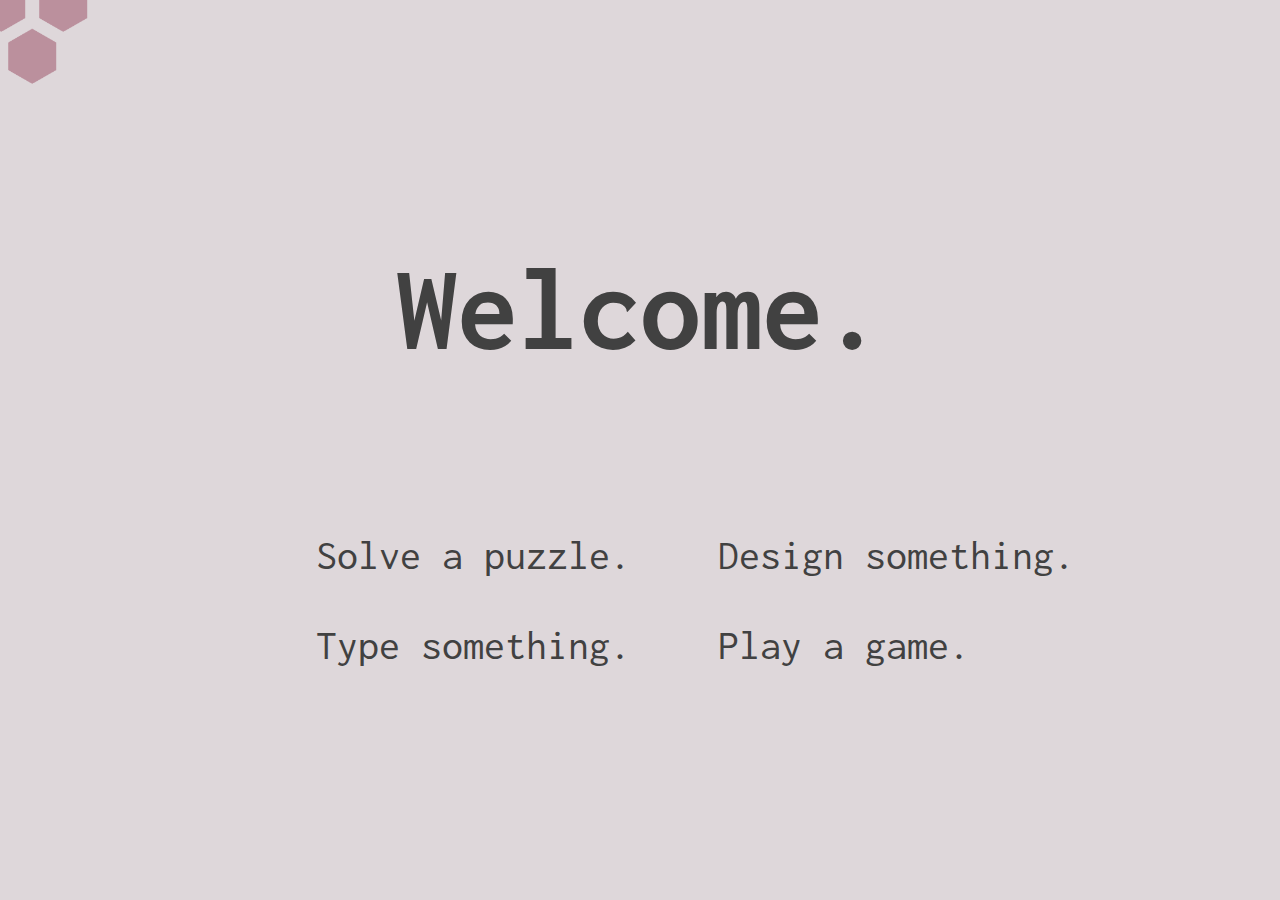
<file: index.html>
<!DOCTYPE html>
<html>
<head>
  <link rel="stylesheet" type="text/css" href="assets/css/homestyle.css">
  <link href="https://fonts.googleapis.com/css?family=Inconsolata" rel="stylesheet">
  <script src="https://ajax.googleapis.com/ajax/libs/jquery/3.3.1/jquery.min.js"></script>
  <script src="assets/js/homescript.js"></script>
</head>
<body>
<div class="text">
  <h1 id="title">Welcome.</h1>
</div>
<div class="text" id="choices">
  <a id="start" href="first.html">Solve a puzzle.</a>
  <a id="typingtest" href="typingtest.html">Type something.</a>
</div>
<div class="text" id="about">
  <a id="sandbox" href="sandbox.html">Design something.</a>
  <a id="canvas-link" href="canvas.html">Play a game.</a>
</div>

<div id="content">
  <div class="row" id="row1">
    <!-- adds number of hexagons to the first row -->
    <script type="text/javascript">
      var hexagon = 24
    	addHex = function (i) {
        let addedHex = '<div class="hexagon ' + String(i)
        addedHex += '"><img src="assets/img/hexagonpurple.png"></div>'
        $('#row1').append(addedHex)

      }
    	for (hexagon; hexagon; hexagon--) {
    		addHex(hexagon);
    	}
    </script>
  </div>
  <!-- copies first row i number of times, with id=rowi
        also moves every second row over to keep rows properly aligned-->
  <script type="text/javascript">
    function copyRow(i) {
        $("#row1").clone().prop({ id: "row" + String(i)}).appendTo("#content");
        if (i % 2 == 0) {
          $("#row" + String(i)).css({"position": "relative", "left": "31px"});
        }
    }
    for (i = 2; i < 18; i++) {
      copyRow(i);
    }
  </script>

</div>
</body>
</html>
</file>
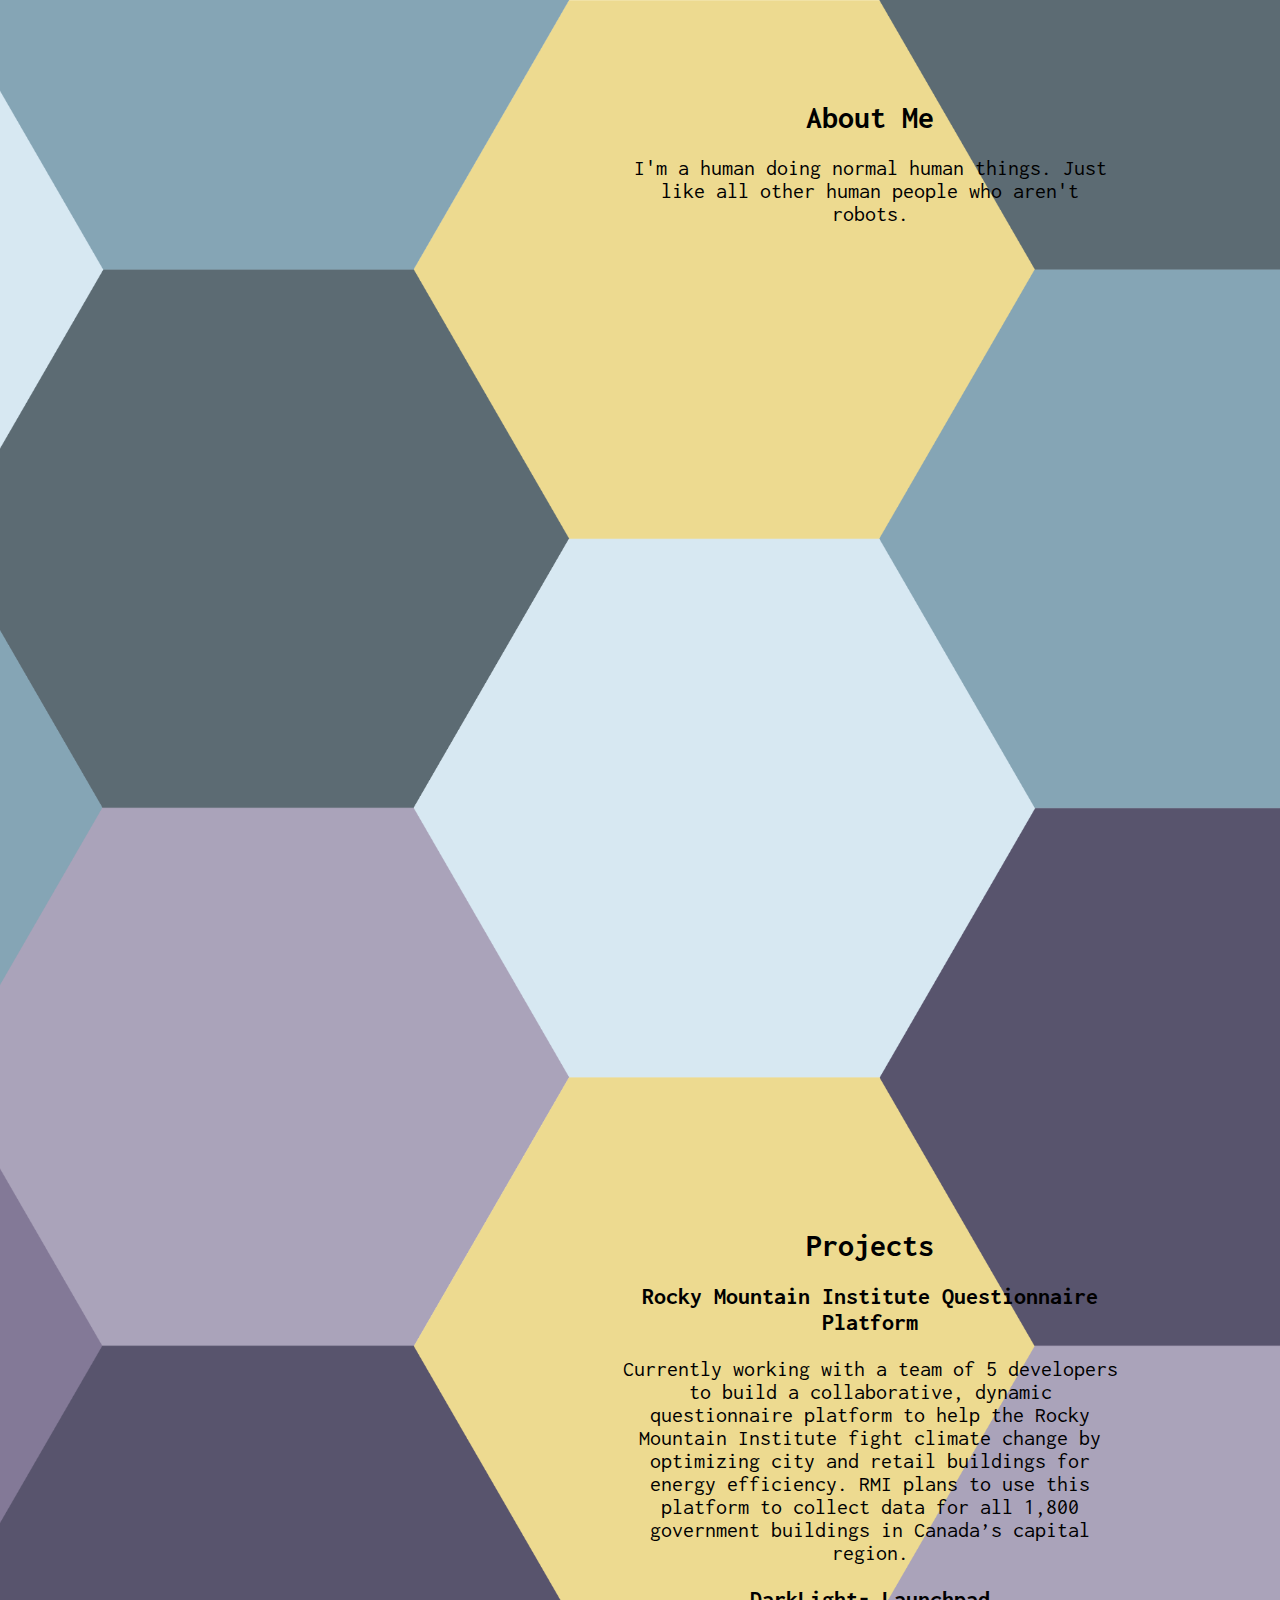
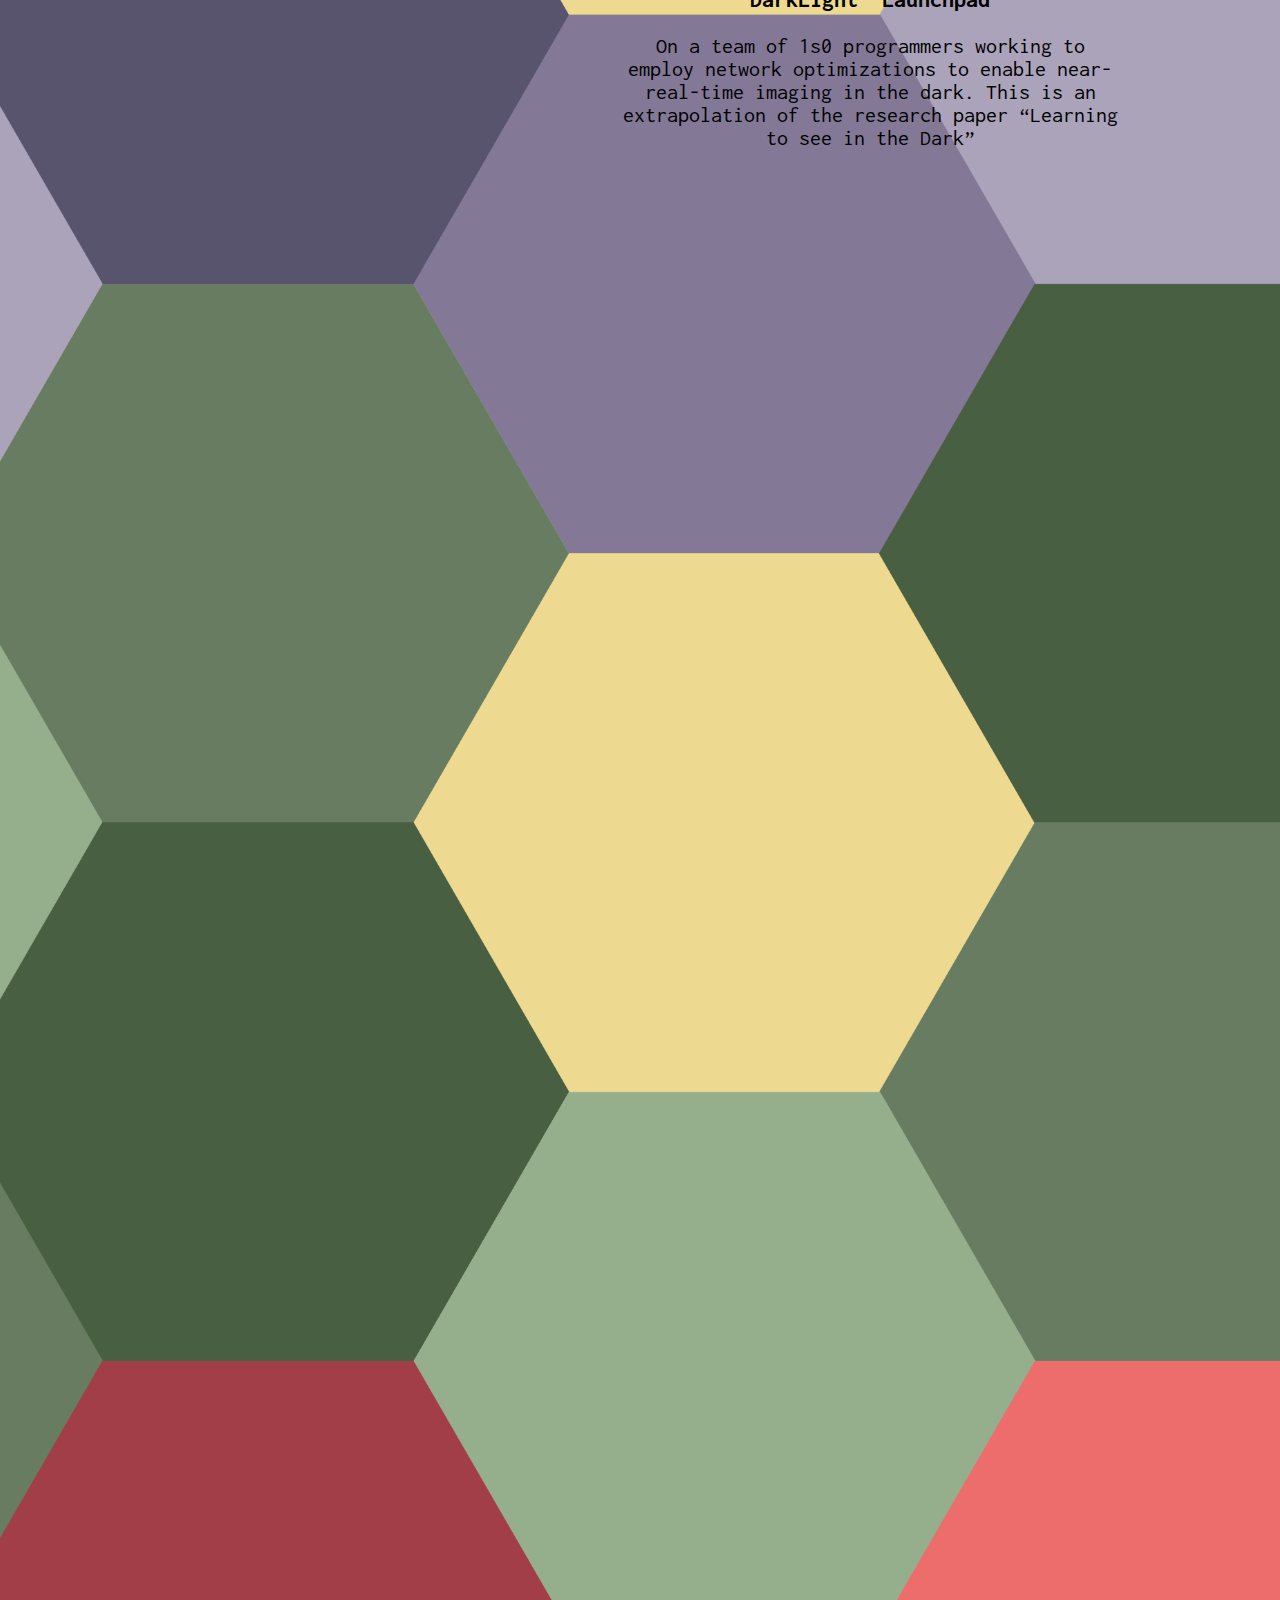
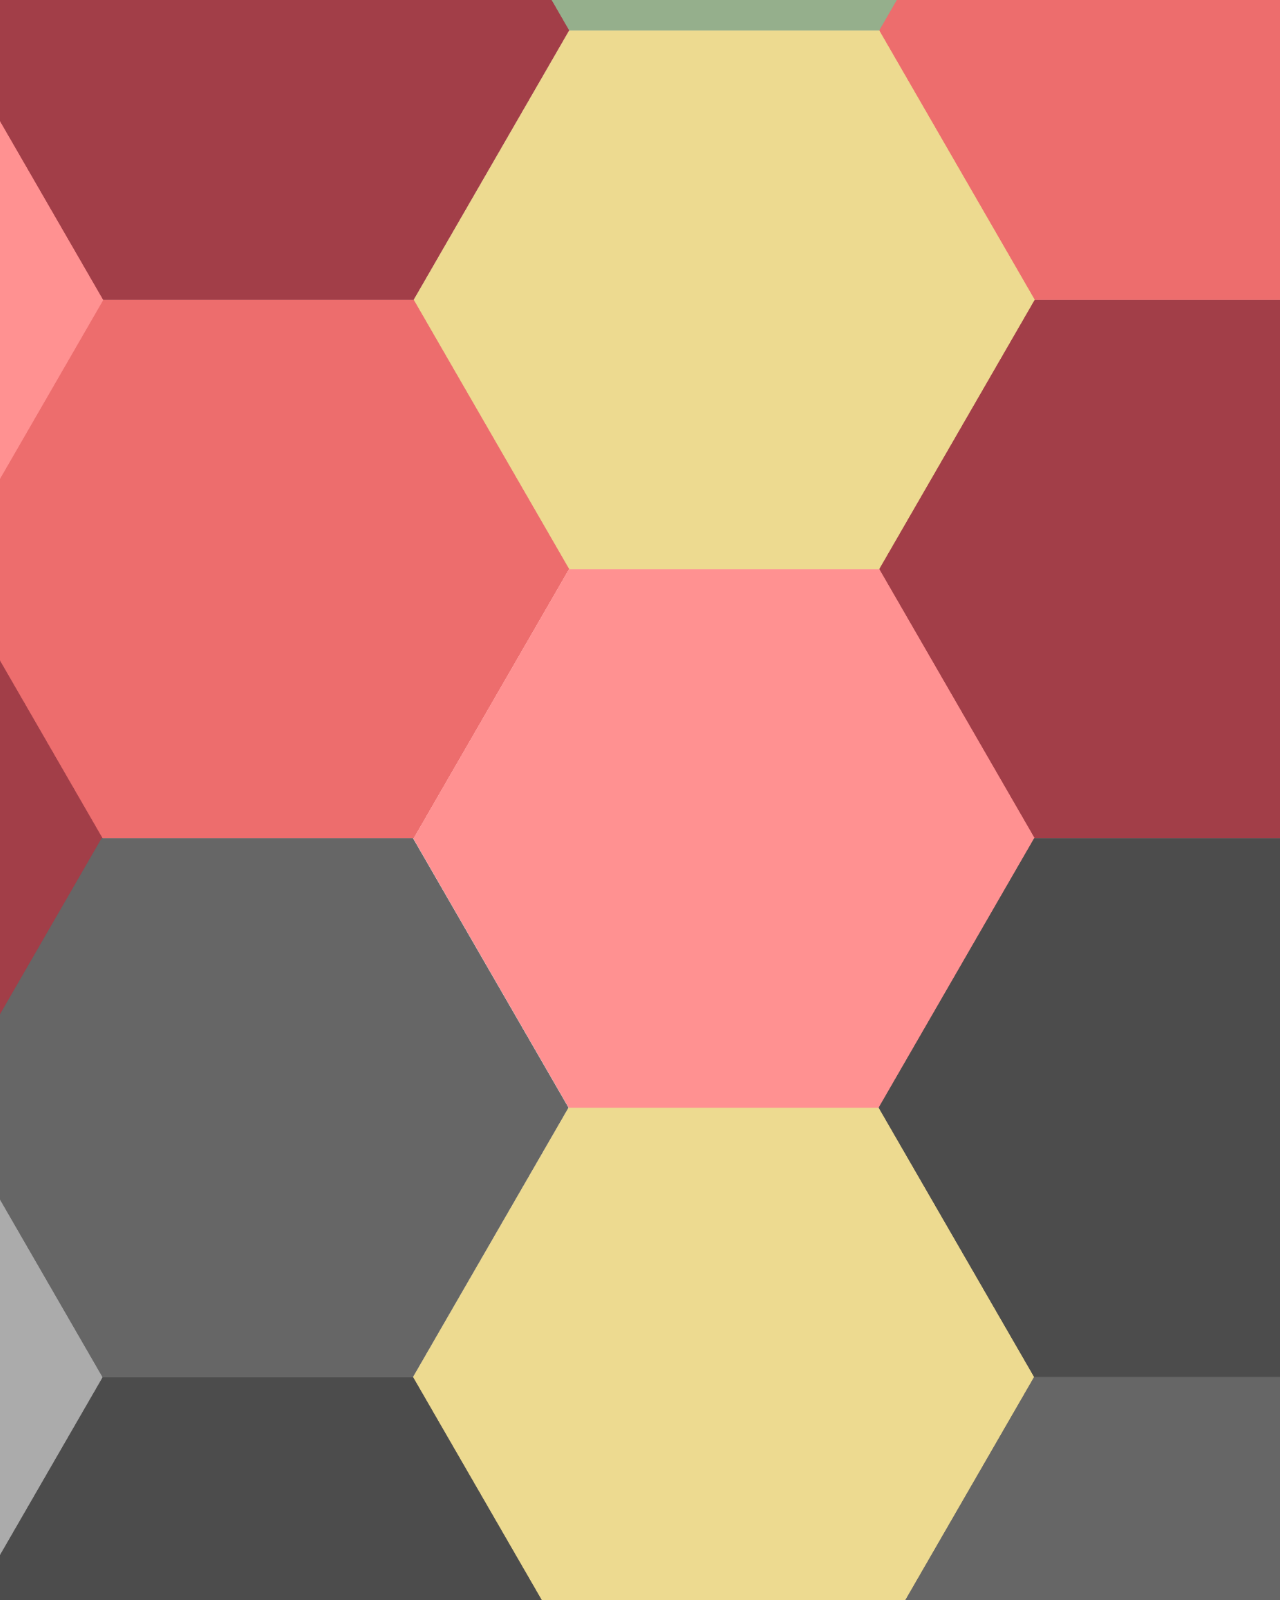
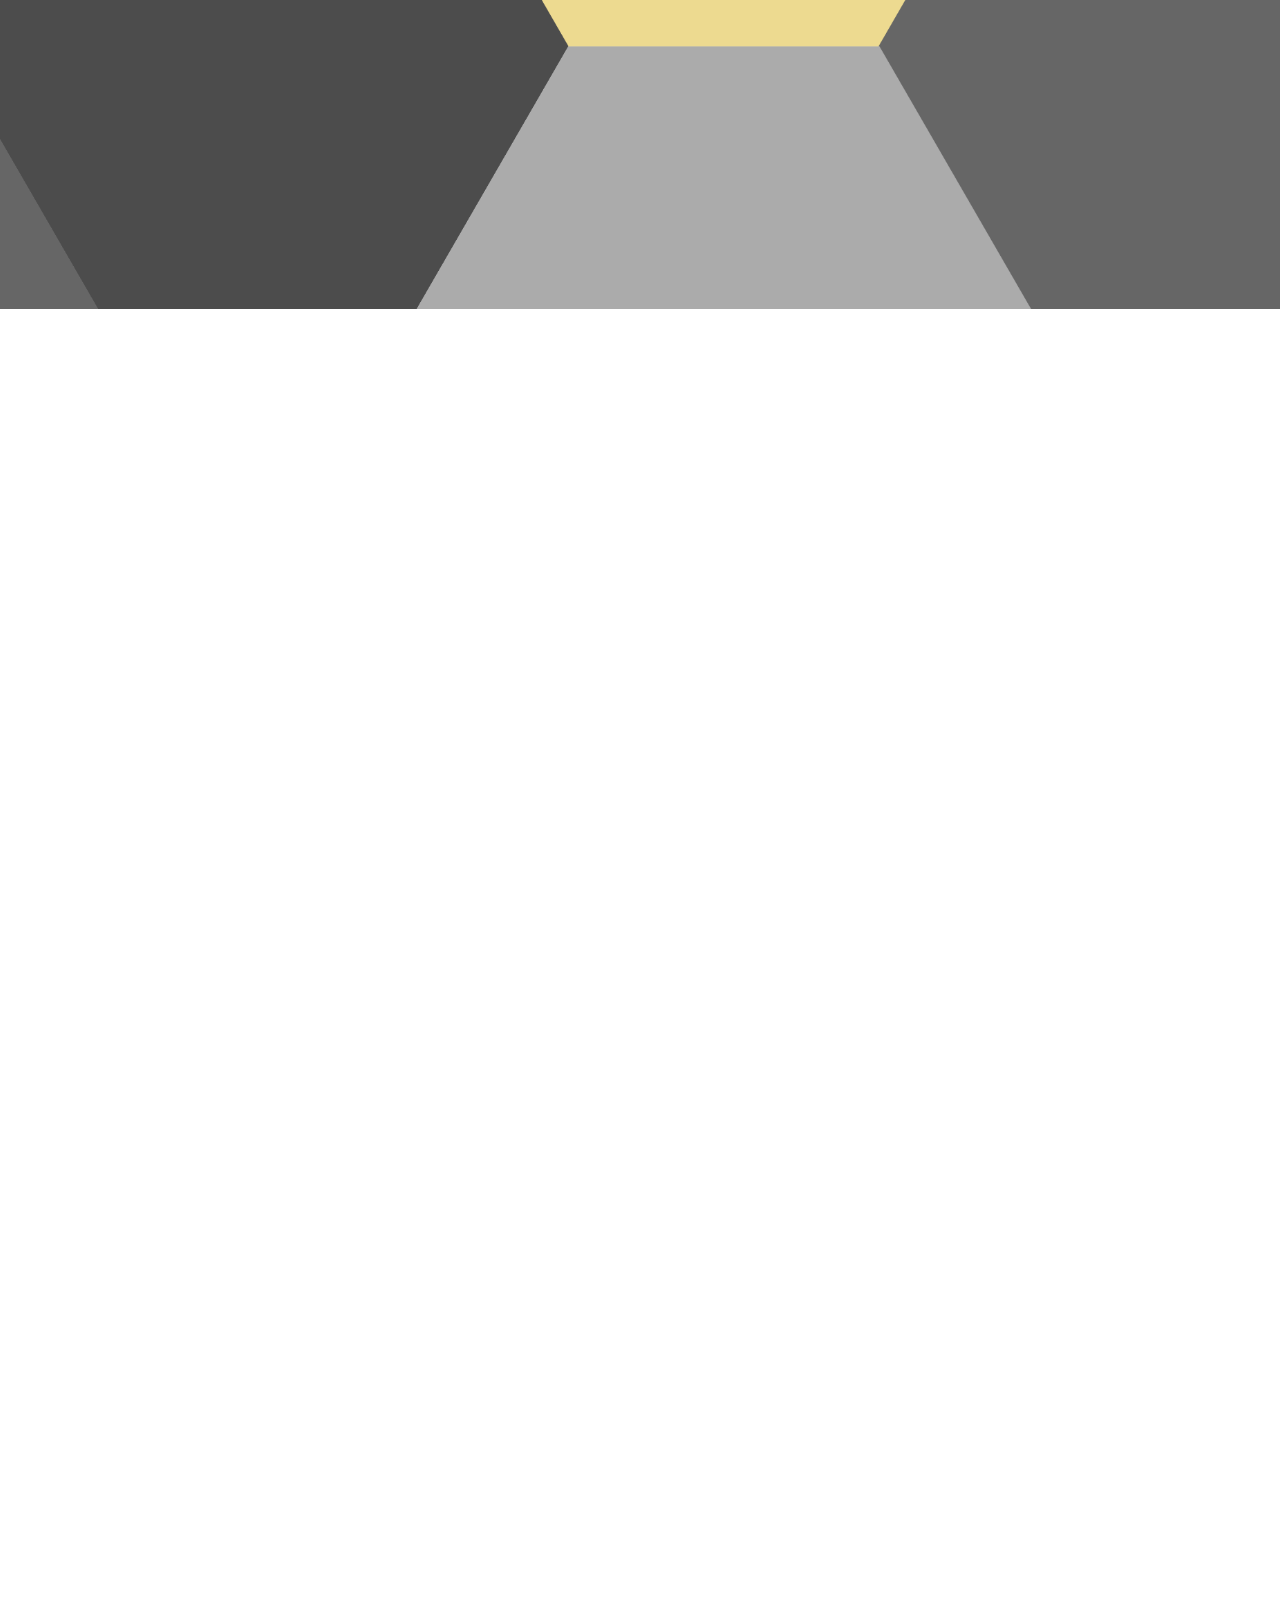
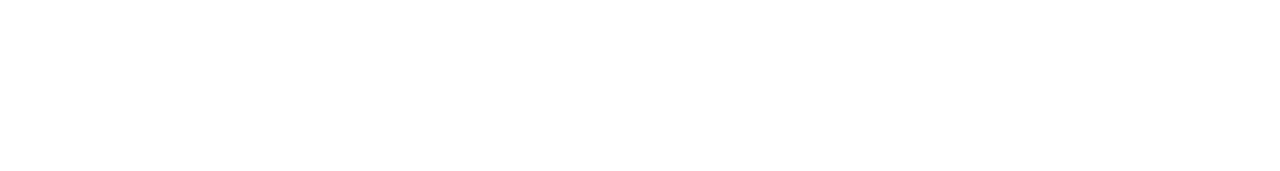
<file: about.html>
<!DOCTYPE html>
<html>
<head>
  <link rel="stylesheet" type="text/css" href="assets/css/aboutstyle.css">
  <link href="https://fonts.googleapis.com/css?family=Inconsolata" rel="stylesheet">
  <script src="https://ajax.googleapis.com/ajax/libs/jquery/3.3.1/jquery.min.js"></script>
  <!-- <script src="assets/js/homescript.js"></script> -->
</head>
<body>
<div id="wrapper">
    <div id="yellow-hexes">
        <div id="about-block">
            <h1>About Me</h1>
            <p>I'm a human doing normal human things. Just like all other human people who aren't robots.</p>
        </div>
        <div class="yellow-hex 1">
            <h1>Projects</h1>
            <div>
                <h2>Rocky Mountain Institute Questionnaire Platform</h2>
                <p>Currently working with a team of 5 developers to build a collaborative, dynamic questionnaire platform to help the Rocky Mountain Institute fight climate change by optimizing city and retail buildings for energy efficiency. RMI plans to use this platform to collect data for all ​1,800 government buildings​ in Canada’s capital region.</p>
                <h2>DarkLight- Launchpad</h2>
                <p>On a team of 1s0 programmers working to employ network optimizations to enable near-real-time imaging in the dark. This is an extrapolation of the research paper “Learning to see in the Dark”</p>
            </div>
        </div>
        <div class="yellow-hex 2">
            
        </div>
        <div class="yellow-hex 3">
            
        </div>
        <div class="yellow-hex 4">
            
        </div>
    </div>
    
</div>
<img id="background" src="assets/imgs/fast-background.png">
</body>
</html>
</file>
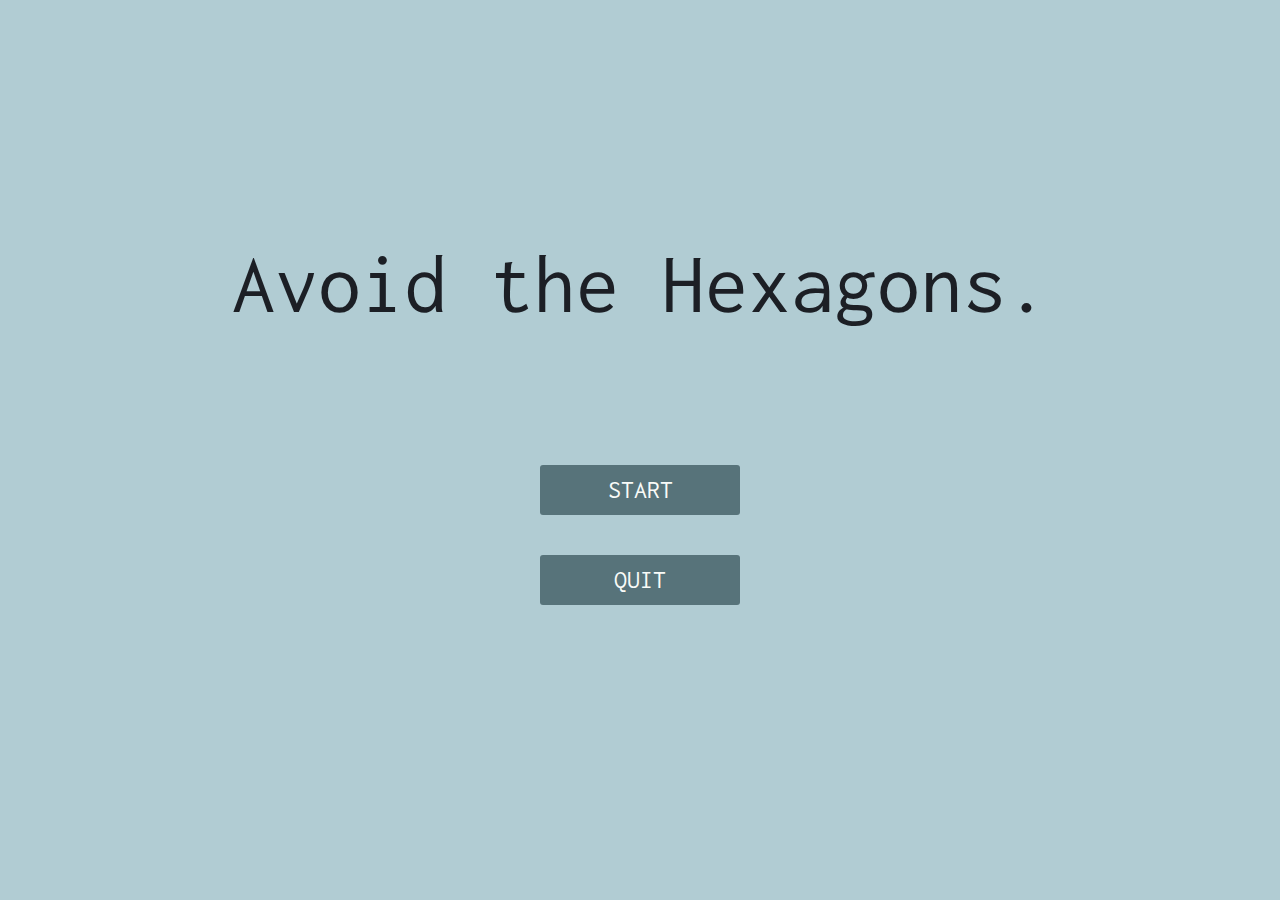
<file: canvas.html>
<!DOCTYPE html>
<html>
<head>
  <link rel="stylesheet" type="text/css" href="assets/css/canvasstyle.css">
  <link href="https://fonts.googleapis.com/css?family=Inconsolata" rel="stylesheet">
  <script src="https://ajax.googleapis.com/ajax/libs/jquery/3.3.1/jquery.min.js"></script>
</head>
<body>
    <canvas id="canvas" width="1000" height="1000">
    </canvas>
    <script src="assets/js/canvasscript.js"></script>
    <div id="startScreen">
      <h1>Avoid the Hexagons.</h1>
      <div class="buttons">
        <div class="startGame" id="firstStart">START</div>
        <a class="quitLink" href="index.html"><div class="quit">QUIT</div></a>
      </div>
    </div>
    <div id="restartScreen">
        <h1>Game Over.</h1>
        <h2 id="currScore">Current Score: </h2>
        <h2 id="highScore">High Score: </h2>
        <div class="buttons">
          <div class="startGame" id="restart">RESTART</div>
          <a class="quitLink" href="index.html"><div class="quit">QUIT</div></a>
        </div>
      </div>
</body>
</html>
</file>
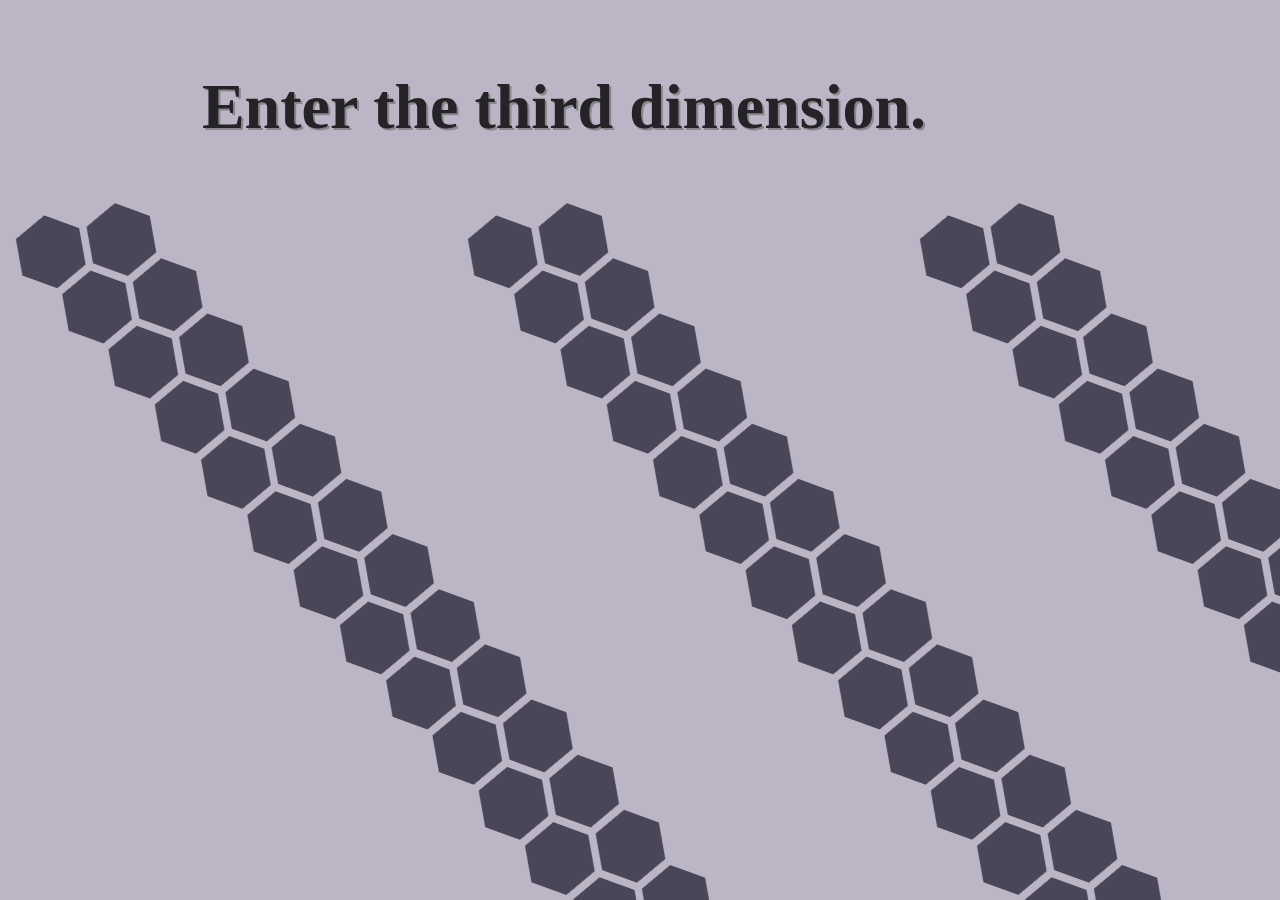
<file: fifth.html>
<!DOCTYPE html>
<html>
<head>
  <link rel="stylesheet" type="text/css" href="assets/css/fifthstyle.css">
  <script src="https://ajax.googleapis.com/ajax/libs/jquery/3.3.1/jquery.min.js"></script>
  <script src="assets/js/fifthscript.js"></script>
</head>
<body>
  <div id="wrapper">
  <div id="content">
    <div class="rows" id="row1">
      <div id="odd">
      <script type="text/javascript">
        //rows in this page consists of a top and bottom thing of hexagons so that they always stay realigned
        var hexagon = 14
      	addHex = function () {$('#odd').append('<div class="hexagon"><img src="assets/img/hexagonrealpurple.png"></div>')}
      	for (hexagon; hexagon; hexagon--) {
      		addHex();
      	}
        //adds the bottom part of the first row
        $("#odd").clone().prop({ id: "even"}).appendTo("#row1");
        $("#even").css({"position": "relative", "top": "36px", "left": "-20px"});

      </script>
      </div>
    </div>
    <script type="text/javascript">
    function copyRow(i) {
        $("#row1").clone().prop({id: "row" + String(i) }).appendTo("#content");

    }
    for (i = 2; i < 4; i++) {
      copyRow(i);
    }

    </script>
  </div>
</div>
  <h1 id="title">Enter the third dimension.</h1>
</div>
</body>
</html>
</file>
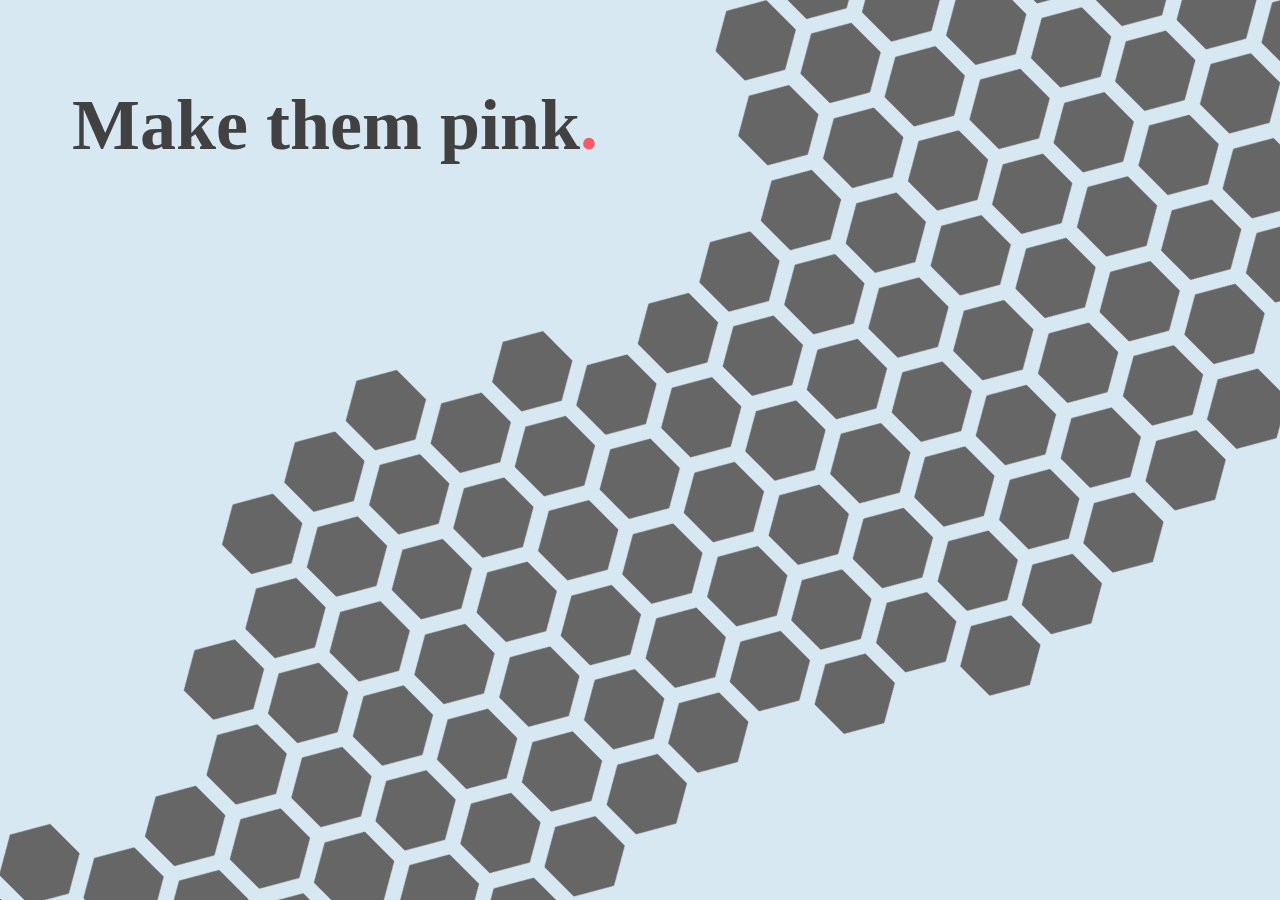
<file: first.html>
<!DOCTYPE html>
<html>
<head>
  <link rel="stylesheet" type="text/css" href="assets/css/firststyle.css">
  <script src="https://ajax.googleapis.com/ajax/libs/jquery/3.3.1/jquery.min.js"></script>
  <script src="assets/js/firstscript.js"></script>
</head>
<body>
<div id="wrapper">
<h1 id="title">Make them pink<span class="pink">.<span></h1>
<div id="content">
  <div class="copy" id="row1">
    <div class="hexagon">
      <img src="assets/img/hexagon.png">
    </div>
    <script type="text/javascript">
      var hexagon = 23
    	addHex = function () {$('.copy').append('<div class="hexagon"><img src="assets/img/hexagon.png"></div>')}
    	for (hexagon; hexagon; hexagon--) {
    		addHex();
    	}
    </script>
  </div>
  <script type="text/javascript">
    function copyRow(i) {
        $("#row1").clone().prop({ id: "row" + String(i)}).appendTo("#content");
        if (i % 2 == 0) {
          $("#row" + String(i)).css({"position": "relative", "left": "44px"});
        }
    }
    for (i = 2; i < 10; i++) {
      copyRow(i);
    }
  </script>

</div>
</div>
</body>
</html>
</file>
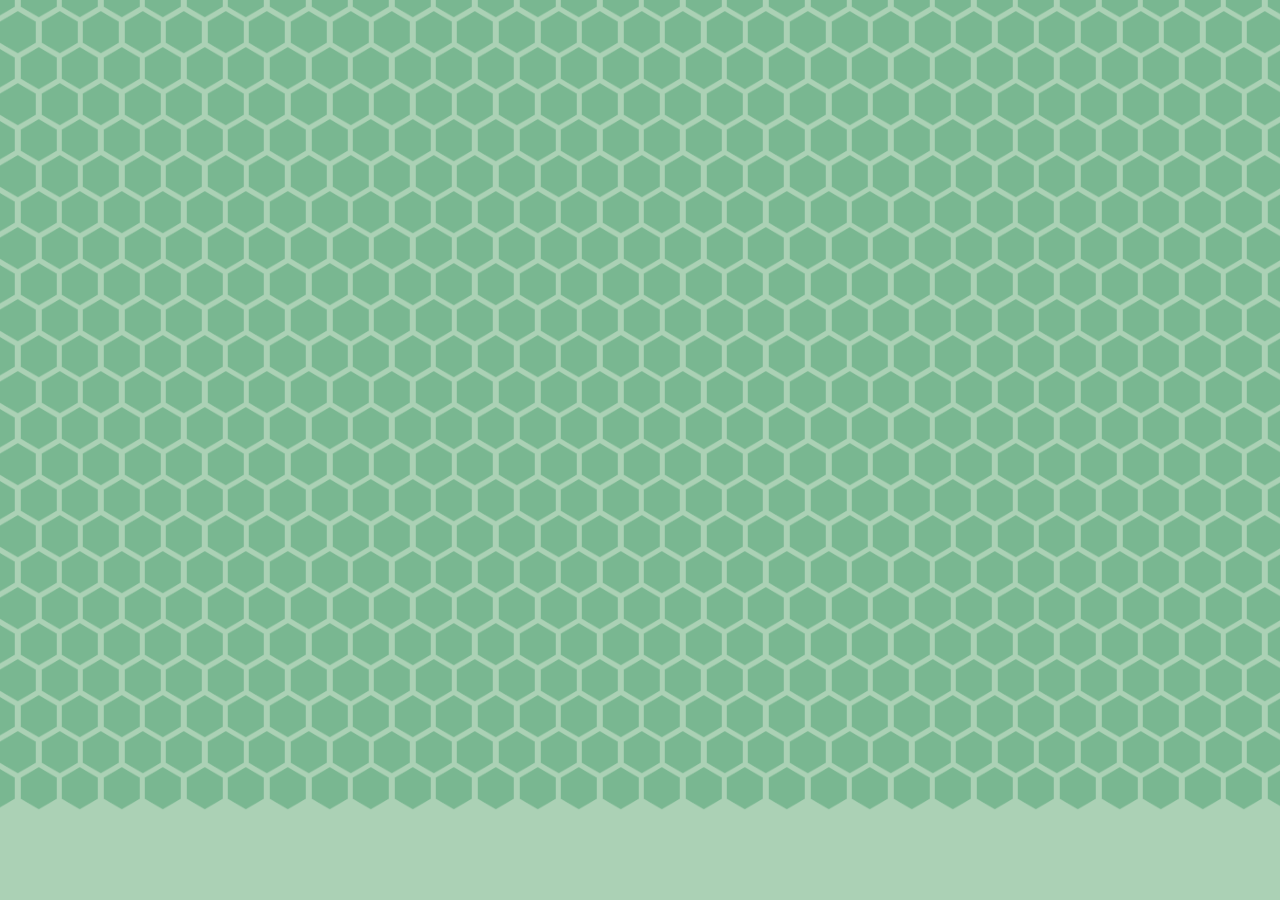
<file: fourth.html>
<!DOCTYPE html>
<html>
<head>
  <link rel="stylesheet" type="text/css" href="assets/css/fourthstyle.css">
  <script src="https://ajax.googleapis.com/ajax/libs/jquery/3.3.1/jquery.min.js"></script>
  <script src="assets/js/fourthscript.js"></script>
</head>
<body>
<a href="fifth.html" id="title">Next.</a>
<div id="content">
  <div class="row" id="row1">
    <!-- adds number of hexagons to the first row -->
    <script type="text/javascript">
      var hexagon = 36
    	addHex = function (i) {
        let addedHex = '<div class="hexagon ' + String(i)
        addedHex += '"><img src="assets/img/hexagondarknicegreen.png"></div>'
        $('#row1').append(addedHex)

      }
    	for (hexagon; hexagon; hexagon--) {
    		addHex(hexagon);
    	}
    </script>
  </div>
  <!-- copies first row i number of times, with id=rowi
        also moves every second row over to keep rows properly aligned-->
  <script type="text/javascript">
    function copyRow(i) {
        $("#row1").clone().prop({ id: "row" + String(i)}).appendTo("#content");
        if (i % 2 == 0) {
          $("#row" + String(i)).css({"position": "relative", "left": "21px"});
        }
    }
    for (i = 2; i < 24; i++) {
      copyRow(i);
    }
  </script>

</div>
</body>
</html>
</file>
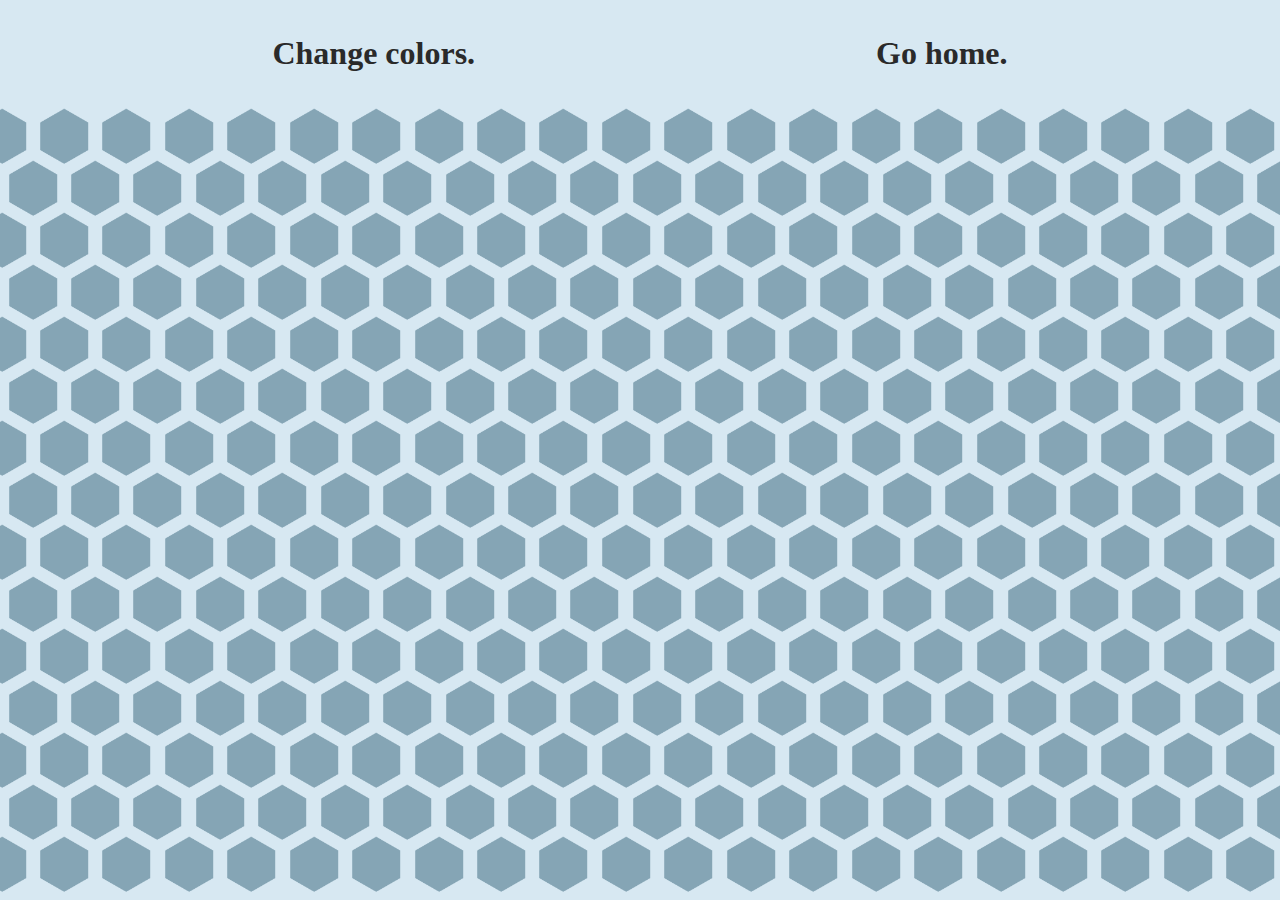
<file: sandbox.html>
<!DOCTYPE html>
<html>
<head>
  <link rel="stylesheet" type="text/css" href="assets/css/sandboxstyle.css">
  <script src="https://ajax.googleapis.com/ajax/libs/jquery/3.3.1/jquery.min.js"></script>
  <script src="assets/js/sandboxscript.js"></script>
</head>
<body>
<div id="topbar">
  <h1 id="colorchoice">Change colors.</h1>
  <h1><a id="home" href="index.html">Go home.</a></h1>
</div>
<div id="content">
  <div class="row" id="row1">
  </div>
</div>
</body>
</html>
</file>
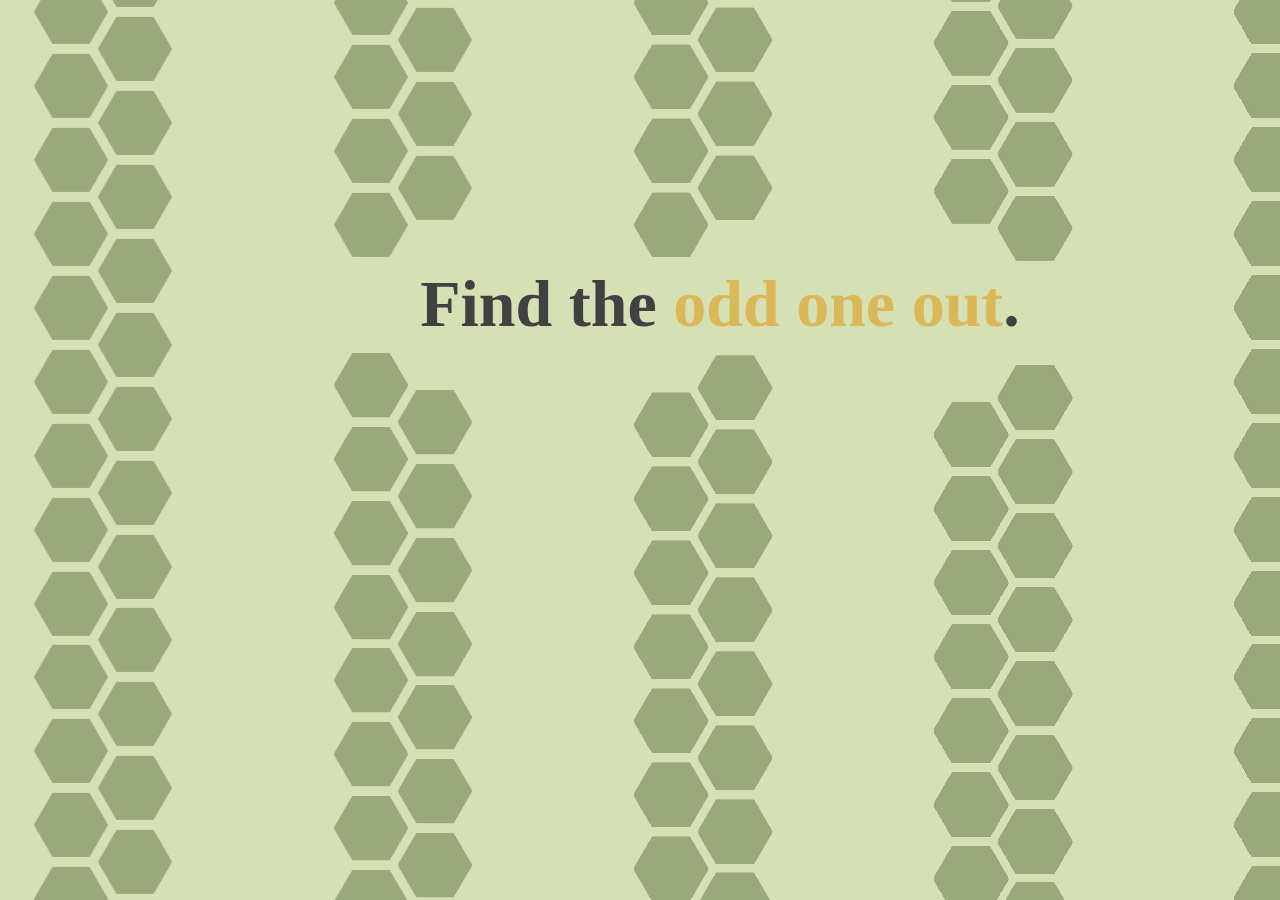
<file: second.html>
<!DOCTYPE html>
<html>
<head>
  <link rel="stylesheet" type="text/css" href="assets/css/secondstyle.css">
  <script src="https://ajax.googleapis.com/ajax/libs/jquery/3.3.1/jquery.min.js"></script>
  <script src="assets/js/secondscript.js"></script>
</head>
<body>

<div id="wrapper">
<div id="content">
  <div class="copy" id="original">
    <div id="row1">
    <script type="text/javascript">
      var hexagon = 24
    	addHex = function () {$('#row1').append('<div class="hexagon"><img src="assets/img/hexagonolive.png"></div>')}
    	for (hexagon; hexagon; hexagon--) {
    		addHex();
    	}
    </script>
    </div>
  </div>
  <script type="text/javascript">
    function copyRow(i) {
      $("#row1").clone().prop({ id: "row" + String(2) }).appendTo(".copy");
      $("#row" + String(2)).css({"position": "relative", "left": "37px"});
    }
    copyRow(2)
  </script>
  <h1 id="title">Find the <span>odd one out</span>.</h1>
  <script type="text/javascript">
  function copyRow(i) {
      $(".copy").clone().prop({id: "copied" + String(i) }).appendTo("#content");
      if (i % 2 == 0) {
        $("#row" + String(i)).css({"position": "relative", "left": "39px"});
      }

  }
  for (i = 3; i < 10; i++) {
    copyRow(i);
  }

  </script>
</div>
</div>

</body>
</html>
</file>
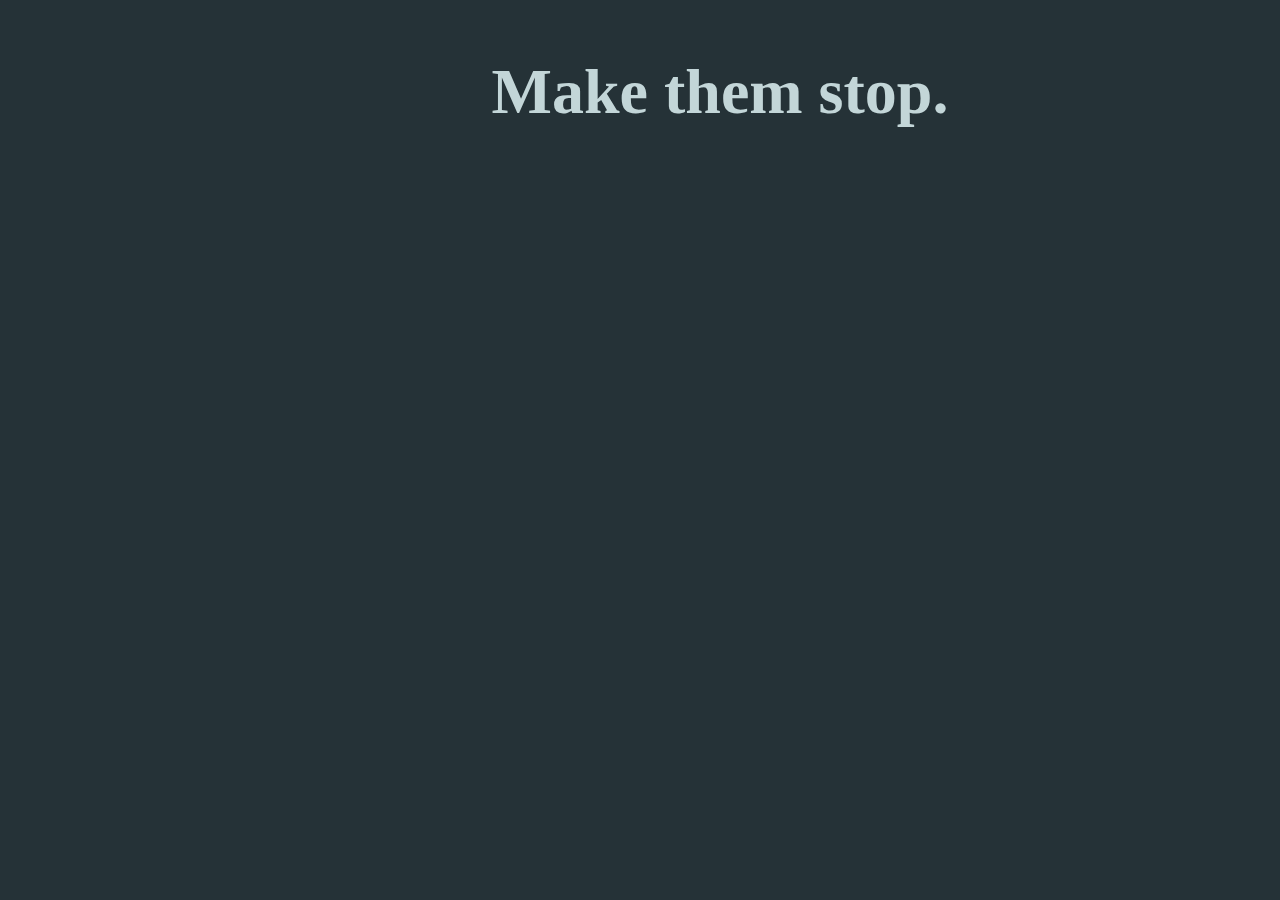
<file: third.html>
<!DOCTYPE html>
<html>
<head>
  <link rel="stylesheet" type="text/css" href="assets/css/thirdstyle.css">
  <script src="https://ajax.googleapis.com/ajax/libs/jquery/3.3.1/jquery.min.js"></script>
  <script src="assets/js/thirdscript.js"></script>
</head>
<body>
<div id="wrapper">
<div id="content">
  <div class="copy" id="original">
    <div id="row1">
    <script type="text/javascript">
      var hexagon = 24
    	addHex = function () {$('#row1').append('<div class="hexagon"><img src="assets/img/hexagondarkblue.png"></div>')}
    	for (hexagon; hexagon; hexagon--) {
    		addHex();
    	}
    </script>

    </div>

  </div>

  <script type="text/javascript">
      $("#row1").clone().prop({ id: "row" + String(2) }).appendTo(".copy");
      $("#row" + String(2)).css({"position": "relative", "left": "37px"});
  </script>

  <h1 id="title">Make them stop.</h1>
  <script type="text/javascript">
  function copyRow(i) {
      $("#original").clone().prop({id: "copied" + String(i) }).appendTo("#content");
      if (i % 2 == 0) {
        $("#row" + String(i)).css({"position": "relative", "left": "39px"});
      }

  }
  copyRow(3)
  copyRow(4)
  copyRow(5)
  copyRow(6)
  copyRow(7)
  </script>


</div>
</div>
</body>
</html>
</file>
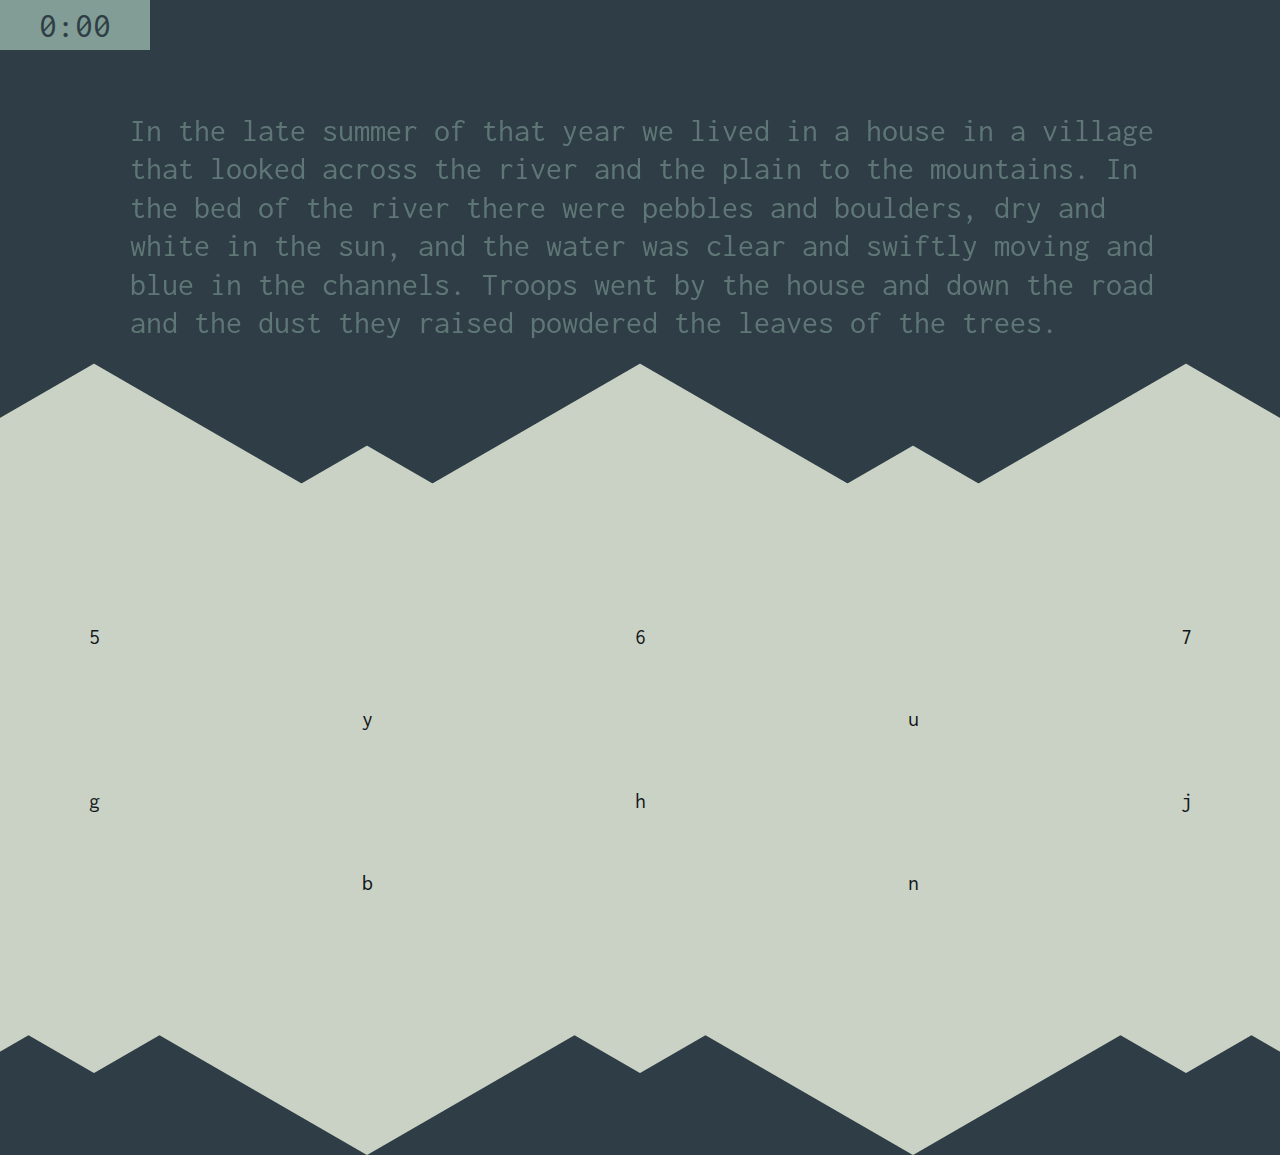
<file: typingtest.html>
<!DOCTYPE html>
<html>
<head>
  <link rel="stylesheet" type="text/css" href="assets/css/typingstyle.css">
  <link href="https://fonts.googleapis.com/css?family=Inconsolata" rel="stylesheet">
  <script src="https://ajax.googleapis.com/ajax/libs/jquery/3.3.1/jquery.min.js"></script>
  <script src="assets/js/typingscript.js"></script>
</head>
<body>
  <div id="wrapper">
  <div id="navbar">
    <div id="timer">
      0:00
    </div>
    <button class="button" id="options" >
      Options
    </button>
  </div>
  <div id="text">
    <textarea id="typingbox" name="typingbox" type="text" tabindex="1" autofocus></textarea>
    <p>text will appear here</p>
  </div>

  <div id='resultbox'> 
    <div>
    </div>

    <!--taken away till fully functional <div>
        <button id='restart'>Restart</button>
        <button>Options</button>
    </div> -->
  </div>

  <div id="keyboard">
    <div class="rows" id="row0">
    </div>
    <div class="rows" id="row1">
    </div>
    <div class="rows" id="row2">
    </div>
    <div class="rows" id="row3">
    </div>
    
    <script type="text/javascript">
        //rows in this page consists of a top and bottom thing of hexagons so that they always stay realigned
      	addHex = function (row, hexCount) {
              for (i = 0; i < hexCount; i++) {
                  $("#" + row).append('<div class="hexagon"><img src="assets/imgs/hex5.png"><div class="keys" id=' + String(i) + row + '></div></div>')
      	        }
            }
        addHex('row0', 13)
      	addHex('row1', 12);
        addHex('row2', 11);
        addHex('row3', 10);

    </script>
  </div>
</div>
</div>
</body>
</html>
</file>
<file: assets/css/homestyle.css>
html {
  margin: 0px;
  background-color: #DED7DA;
  overflow: hidden;
  font-family: 'Inconsolata', monospace;
  cursor: default;
}

#content {
  display: flex;
  flex-direction: column;
  justify-content: center;
  position: absolute;
  top: -22px;
  left: -28px;
  z-index: 1;
}

.row {
  display: flex;
  flex-direction: row;
  justify-content: center;
  padding: 2px;
}

.row div{
  transform: rotate(90deg);
}

.hexagon {
  height: 48px;
  width: auto;
  object-fit: contain;
  opacity: 0;
}

.hexagon img {
  max-height: 100%;
  padding: 3.5px;
  user-drag: none;
  user-select: none;
  -moz-user-select: none;
  -webkit-user-drag: none;
  -webkit-user-select: none;
  -ms-user-select: none;
}

.text {
  position: absolute;
  left: 50%;
  transform: translateX(-50%);
  top: 18%;
  z-index: 3;
  pointer-events: none;
}

#title {
  font-size: 122px;
  color: #414141;
  pointer-events: none;
}

#choices, #about {
  display: flex;
  flex-direction: column;
  justify-content: space-around;
  position: absolute;
  top: 52%;
  left: 37%;
  transform: translateX(-50%);
  z-index: 3;
  pointer-events: all;
  line-height: 2;
  height: 180px;
  pointer-events: none;
}

#about {
  left: 70%;
}

.text a {
  font-size: 42px;
  color: #414141;
  text-decoration: none;
  z-index: 2;
  pointer-events: all;
}


.text a:visited {
  text-decoration: none;
}

.text a:hover {
  text-decoration: underline;
}

.text a{
  height: 0px;
}
</file>
<file: assets/css/aboutstyle.css>
html {
    margin: 0 !important;
    padding: 0 !important;
    overflow: auto;
    font-family: 'Inconsolata', monospace;
    cursor: default;
}

body {
    margin: 0 !important;
    padding: 0 !important;
}

#background {
    padding: 0px;
    position: absolute;
    left: -520px;
    width: 158%;
    z-index: 1;
}

#wrapper {
    position: absolute;
    z-index: 2;
}

h1{
    font-size: 32px;
}

p{
    font-size: 22px;
}

#yellow-hexes {
    position: relative;
    top: 80px;
    left: 620px;
    width: 500px;
    display: flex;
    flex-direction: column;
    justify-content: space-between;
}

#yellow-hexes div {
    padding-bottom: 960px;
    text-align: center;
}
</file>
<file: assets/css/canvasstyle.css>
body {
    margin: 0px;
    padding: 0px;
    font-family: 'Inconsolata', monospace;
}

#canvas {
    background-color: #B1CCD3;
}

#startScreen, #restartScreen {
    position: absolute;
    top: 50%;
    left: 50%;
    transform: translate(-50%, -50%);
    text-align: center;
}

#restartScreen {
    display: none;
}

.buttons {
    display: flex;
    flex-direction: column;
    justify-content: center;
    align-items: center;
    padding-top: 60px;
}

h1 {
    font-size: 86px;
    font-weight: unset;
    padding-top: 180px;
    color: #1C1F25;
}

#restartScreen h1 {
    padding-top: 10px;
}

#restartScreen div {
    margin-top: 10px; 
}

.startGame, .quit {
    height: 50px;
    width: 200px;
    vertical-align: middle;
    line-height: 50px;  
    background-color: #57737A;
    border-radius: 3px;
    text-align: center;
    color: #F9FBF8;
    font-size: 26px;
    text-decoration: none;
    cursor: pointer;
    margin: 20px;
}

.quit:visited {
    text-decoration: none;
}

.quitLink {
    text-decoration: none;
}
</file>
<file: assets/css/fifthstyle.css>
html {
  margin: 0px;
  background-color: #BBB5C6;
  font-family: "Times New Roman", Times, serif;
  cursor: default;
}

body {
  margin: 0px;
}

/* make work for other screens */
#wrapper {
  width: 1440px;
  height: 900px;
  overflow: hidden;
}

#content {
  display: flex;
  flex-direction: row;
  justify-content: center;
  position: relative;
}

.rows {
  display: flex;
  flex-direction: row;

}

.hexagon {
  height: 64px;
  padding: 4px;
}

.hexagon img {
  transform: rotate(60deg);
  max-height: 100%;
  cursor: pointer;
  user-drag: none;
  user-select: none;
  -moz-user-select: none;
  -webkit-user-drag: none;
  -webkit-user-select: none;
  -ms-user-select: none;
}


/*top moves rows left and right becuase its rotated */
#row1 {
  transform: rotate(-40deg);
  position: relative;
  top: 80px;
  left: -12%;
}

#row2 {
  transform: rotate(-40deg);
  position: relative;
  top: 80px;
  left:8%;
}

#row3 {
  transform: rotate(-40deg);
  position: relative;
  top: 80px;
  left: 28%;
}


#title {
  width: 1000px;
  position: absolute;
  left: 5%;

  top: 3%;
  font-size: 64px;
  color: #252328;
  text-align: center;
  text-shadow: 2px 2px #888789;
}
</file>
<file: assets/css/firststyle.css>
html {
  margin: 0px;
  background-color: #D7E8F2;
  font-family: "Times New Roman", Times, serif;
  cursor: default;
}

body {
  margin: 0px;
}

/* make work for other screens */
#wrapper {
  width: 1440px;
  height: 900px;
  overflow: hidden;
}

.hexagon {
  height: 72px;
}

.hexagon img {
  max-height: 100%;
  padding: 2px;
  user-drag: none;
  user-select: none;
  -moz-user-select: none;
  -webkit-user-drag: none;
  -webkit-user-select: none;
  -ms-user-select: none;
}

#content {
  display: flex;
  flex-direction: column;
  justify-content: center;
  position: relative;
  transform: rotate(-45deg);
}


.copy div{
  transform: rotate(90deg);
}

.copy {
  display: flex;
  flex-direction: row;
  justify-content: center;
  padding: 2px;
  position: relative;
  top: -36px;
}

#title {
  padding-left: 72px;
  padding-top: 36px;
  font-size: 72px;
  color: #414141;
}

#title span {
  color: #F45B69;
}
</file>
<file: assets/css/fourthstyle.css>
html {
  margin: 0px;
  background-color: #ABD1B5;
  overflow: hidden;
  font-family: "Times New Roman", Times, serif;
  cursor: default;
}

#content {
  display: flex;
  flex-direction: column;
  justify-content: center;
  position: absolute;
  top: -22px;
  left: -24px;
}

.row {
  display: flex;
  flex-direction: row;
  justify-content: center;
}

.row div{
  transform: rotate(90deg);
}

.hexagon {
  height: 36px;
  width: auto;
  object-fit: contain;
  z-index: 3
}

.hexagon img {
  max-height: 100%;
  user-drag: none;
  user-select: none;
  -moz-user-select: none;
  -webkit-user-drag: none;
  -webkit-user-select: none;
  -ms-user-select: none;
}

#title {
  position: absolute;
  left: 18%;
  top: 70%;
  font-size: 38px;
  color: #ABD1B5;
  z-index: 2;
  text-decoration: none;
}

#title:visited {
  text-decoration: none;
}
</file>
<file: assets/css/sandboxstyle.css>
html {
  margin: 0px;
  height: 100%;
  background-color: #D7E8F2;
  overflow: hidden;
  font-family: "Times New Roman", Times, serif;
  cursor: default;
}

#topbar {
  height: 90px;
  display: flex;
  flex-direction: row;
  justify-content: space-around;
  align-items: center;
  margin-left: 64px;
  margin-right: 64px;
}

#topbar h1, #home {
  font-size: 32px;
  color: #2A2A2A;
}

#colorchoice, #home {
  text-decoration: none;
}

#colorchoice:hover, #home:hover {
  text-decoration: underline;
  cursor: pointer;
}

#home:visited {
  text-decoration: none;
}



#content {
  display: flex;
  flex-direction: column;
  justify-content: center;
  position: absolute;
  left: -27.5px;
  top: 110px;
}

.row {
  display: flex;
  flex-direction: row;
  justify-content: center;
  padding: 2px;
}

.row div{
  transform: rotate(90deg);
}

.hexagon {
  height: 48px;
  width: auto;
  object-fit: contain;
}

.hexagon img {
  max-height: 100%;
  padding: 3.5px;
  cursor: pointer;
  user-drag: none;
  user-select: none;
  -moz-user-select: none;
  -webkit-user-drag: none;
  -webkit-user-select: none;
  -ms-user-select: none;
}
</file>
<file: assets/css/secondstyle.css>
html {
  margin: 0px;
  background-color: #D5E0B5;
  font-family: "Times New Roman", Times, serif;
  cursor: default;
}

body {
  margin: 0px;
}

/* make work for other screens */
#wrapper {
  width: 1440px;
  height: 900px;
  overflow: hidden;
}

.hexagon {
  height: 64px;
  transform: rotate(90deg);
}

.hexagon img {
  max-height: 100%;
  user-drag: none;
  user-select: none;
  -moz-user-select: none;
  -webkit-user-drag: none;
  -webkit-user-select: none;
  -ms-user-select: none;
}

#content {
  margin-top: 10px;
  display: flex;
  flex-direction: column;
  justify-content: center;
  padding: 2px;
  position: relative;
}

.copy div{
  display: flex;
  flex-direction: row;
  justify-content: center;
}

.copy {
  display: flex;
  flex-direction: column;
  justify-content: center;
  padding: 16px;
  transform: rotate(90deg);
}

#original {
  position: absolute;
  left: -800px;
}

#copied3 {
  position: absolute;
  left: -500px;
  top: -752px;
}

#copied4 {
  position: absolute;
  left: -500px;
  top: 1182px;
  transform: rotate(90deg) scaleX(-1);
}

#copied5 {
  position: absolute;
  left: -200px;
  top: -752px;
}

#copied6 {
  position: absolute;
  left: -200px;
  top: 1148px;
}

#copied7 {
  position: absolute;
  left: 100px;
  top: -712px;
  transform: rotate(90deg) scaleX(-1);
}

#copied8 {
  position: absolute;
  left: 100px;
  top: 1158px;
}

#copied9 {
  position: absolute;
  left: 400px;
}

#title {
  text-align: center;
  font-size: 66px;
  color: #414141;
  z-index: 1;
  position: absolute;
  left: 50%;
  top: 250px;
  transform: translate(-50%, -50%);
}

#title span {
  color: #DBB857;

}
</file>
<file: assets/css/thirdstyle.css>
html {
  margin: 0px;
  background-color: #253237;
  font-family: "Times New Roman", Times, serif;
  cursor: default;
}

body {
  margin: 0px;
}

/* make work for other screens */
#wrapper {
  width: 1440px;
  height: 900px;
  overflow: hidden;
}

.hexagon {
  height: 64px;
  transform: rotate(90deg);

}

.hexagon img {
  max-height: 100%;
  user-drag: none;
  user-select: none;
  -moz-user-select: none;
  -webkit-user-drag: none;
  -webkit-user-select: none;
  -ms-user-select: none;
}

#content {
  margin-top: 10px;
  display: flex;
  flex-direction: column;
  justify-content: center;
  padding: 2px;
}

.copy div{
  display: flex;
  flex-direction: row;
  justify-content: center;
}

.copy {
  display: flex;
  flex-direction: column;
  justify-content: center;
  padding: 16px;
}


#title {
  text-align: center;
  font-size: 64px;
  color: #C3D6D8;
}

#title span {
  color: #CCE0E2;

}
/*
1774.12 width of copied3
*/

@keyframes move {
  to {
    left: 1674.12px;
  }
}

#original, #copied3 {
  position: absolute;
  top: 400px;
  left: -1874.12px;
}

#original {
  animation: move 16s linear infinite;

}

#copied3 {
  animation: move 16s linear infinite;
  animation-delay: 8s;
}

#copied4, #copied5 {
  position: absolute;
  top: 600px;
  left: -1874.12px;
}

#copied4 {
  animation: move 16s linear infinite;
  animation-direction: reverse;
}

#copied5 {
  animation: move 16s linear infinite;
  animation-direction: reverse;
  animation-delay: 8s;
}

#copied6, #copied7 {
  position: absolute;
  top: 200px;
  left: -1874.12px;
}

#copied6 {
  animation: move 16s linear infinite;
  animation-direction: reverse;
}

#copied7 {
  animation: move 16s linear infinite;
  animation-direction: reverse;
  animation-delay: 8s;
}
</file>
<file: assets/css/typingstyle.css>
html {
    margin: 0px;
    background-color: #2F3E46;
    cursor: default;
    font-family: 'Inconsolata', monospace;
}

body {
    margin: 0;
}

#wrapper {
    display: flex;
    flex-direction: column;
    align-items: center;
}

#navbar {
    width: 100%;
    height: 50px;
    display: flex;
    flex-direction: row-reverse;
    align-items: center;
    justify-content: flex-end;
}

#timer{
    display: flex;
    align-items: center;
    justify-content: center;
    background-color: #819D96;
    height: 100%;
    width: 150px;
    color: #2F3E46;
    font-size: 36px;
    text-align: center;
}

#options {
    width: 150px;

}

button {
    display: flex;
    align-items: center;
    justify-content: center;
    background-color: #CAD2C5;
    height: 100%;
    color: #2F3E46;
    text-decoration: none;
    font-family: 'Inconsolata', monospace;
    font-size: 30px;
    margin-right: 20px;
    padding-left: 25px;
    padding-right: 25px;
}

#text {
    width: 80%;
    height: 220px;
    margin: 60px;
    margin-bottom: 70px;
}

#text p {
    position: relative;
    top: -260px;
    left: 2px;
    font-size: 32px;
    line-height: 1.2;
    z-index: 2;
    color: #819D96;
    opacity: 0.6;
    user-drag: none;
    user-select: none;
    -moz-user-select: none;
    -webkit-user-drag: none;
    -webkit-user-select: none;
    -ms-user-select: none;
    pointer-events: none;
}

#typingbox {
    width: 100%;
    height: 223px;
    border: none;
    background-color: transparent;
    color: #819D96;
    font-family: 'Inconsolata', monospace;
    font-size: 32px;
    line-height: 1.2;
    z-index: 1;
    resize: none;
    outline: none;
    overflow: auto;
    user-drag: none;
    user-select: none;
    -moz-user-select: none;
    -webkit-user-drag: none;
    -webkit-user-select: none;
    -ms-user-select: none;
}

#resultbox {
    position: absolute;
    margin-top: 110px;
    width: 80%;
    height: 233px;
    background-color: #819D96;
    z-index: 3;
    display: none;
    flex-direction: row;
    justify-content: center;
    align-items: center;
}

#resultbox button {
    height: 50px;
}

#resultbox div {
    width: 50%;
    height: 100%;
    background-color: #819D96;
    display: flex;
    flex-direction: column;
    align-items: center;
    justify-content: space-evenly;
}

#resultbox :first-child {
    background-color: #CAD2C5;
    color: #2F3E46;
    font-family: 'Inconsolata', monospace;
    font-size: 30px;
    line-height: 1.6;

}

.rows {
    display: flex;
    flex-direction: row;
    justify-content: center;
}

.hexagon {
    height: 82px;
    width: auto;
    object-fit: contain;
    display: grid;
}
  
.hexagon img, .keys {
    grid-column: 1;
    grid-row: 1;
}

.hexagon img {
    max-height: 100%;
    user-drag: none;
    user-select: none;
    -moz-user-select: none;
    -webkit-user-drag: none;
    -webkit-user-select: none;
    -ms-user-select: none;
    transform: rotate(90deg);
}

.keys {
    display: flex;
    align-items: center;
    justify-content: center;
    z-index: 1;
    font-family: 'Inconsolata', monospace;
    font-size: 22px;
    color: #12171A;
    user-drag: none;
    user-select: none;
    -moz-user-select: none;
    -webkit-user-drag: none;
    -webkit-user-select: none;
    -ms-user-select: none;
}
</file>
